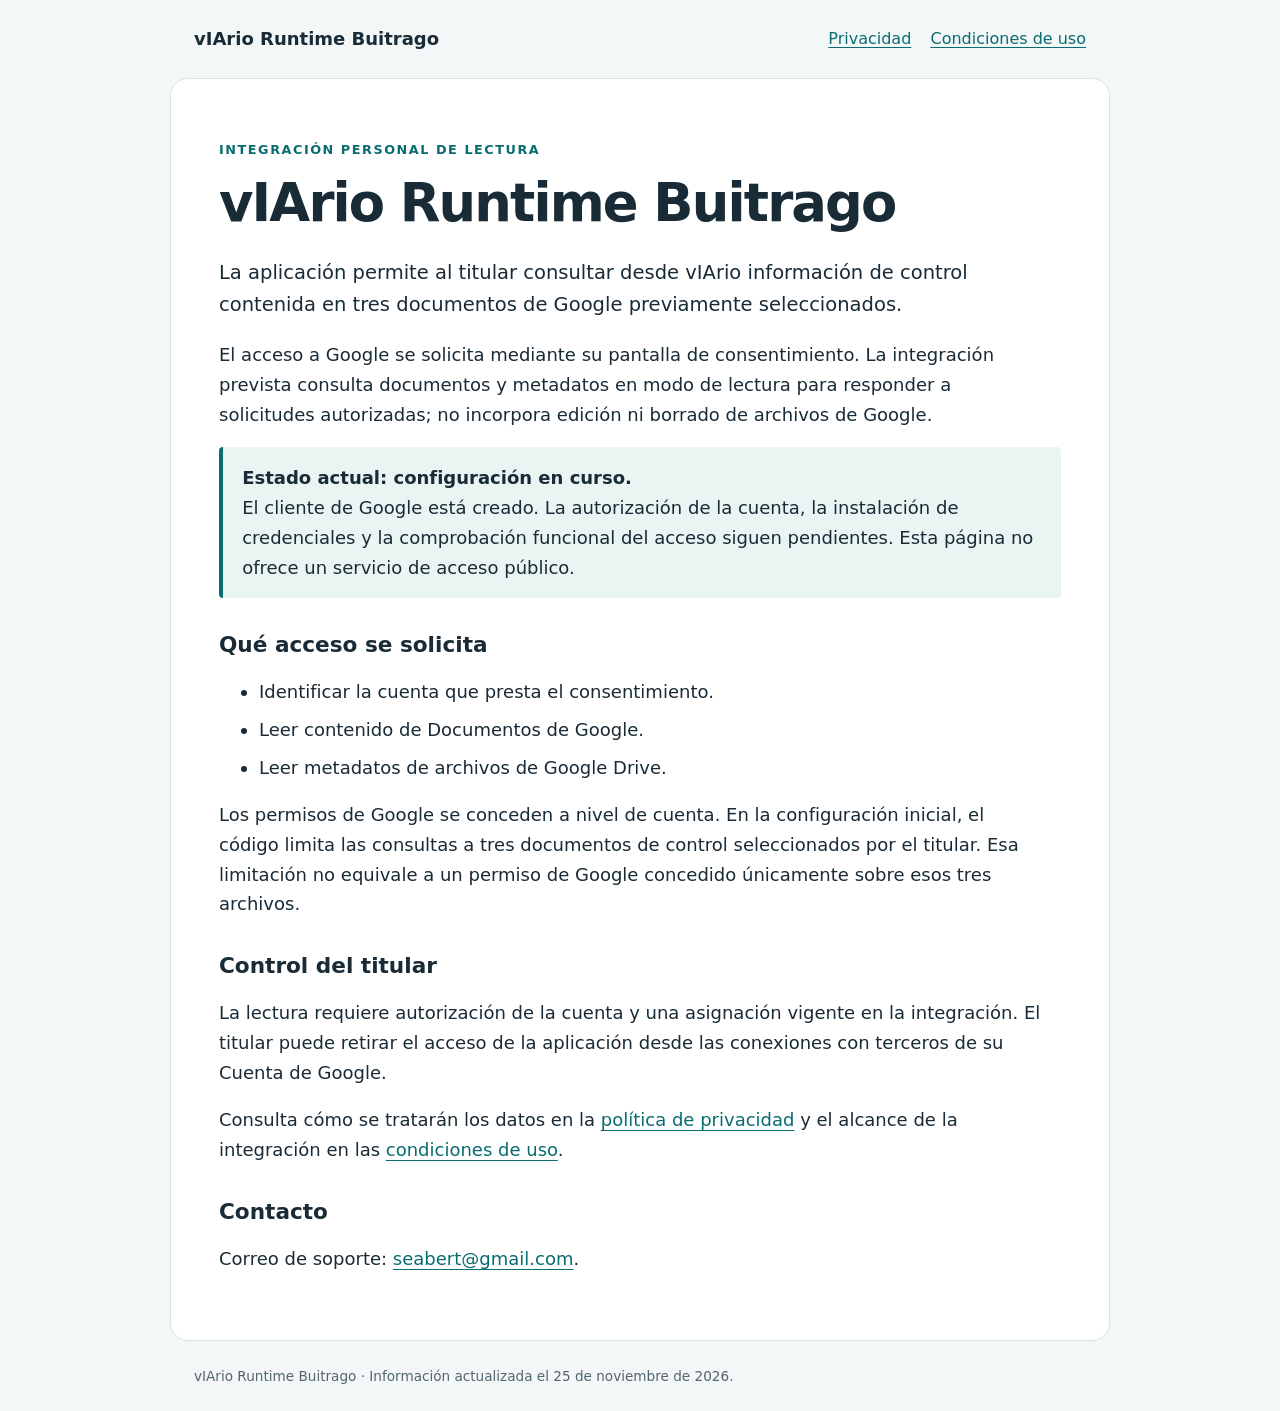
<file: index.html>
<!doctype html><html lang="es"><head><meta charset="utf-8"><meta name="viewport" content="width=device-width,initial-scale=1"><meta name="description" content="Información sobre vIArio Runtime Buitrago, una integración personal de lectura con autorización del titular."><title>vIArio Runtime Buitrago</title><link rel="stylesheet" href="style.css"><meta name="google-site-verification" content="mbbInY4knjMJivOgkctCRHcqvVSaMko4foGBMa_aKIE" /></head><body><header><a class="brand" href="index.html">vIArio Runtime Buitrago</a><nav aria-label="Principal"><a href="privacidad.html">Privacidad</a><a href="condiciones.html">Condiciones de uso</a></nav></header><main><p class="eyebrow">Integración personal de lectura</p><h1>vIArio Runtime Buitrago</h1><p class="lead">La aplicación permite al titular consultar desde vIArio información de control contenida en tres documentos de Google previamente seleccionados.</p><p>El acceso a Google se solicita mediante su pantalla de consentimiento. La integración prevista consulta documentos y metadatos en modo de lectura para responder a solicitudes autorizadas; no incorpora edición ni borrado de archivos de Google.</p><div class="status"><strong>Estado actual: configuración en curso.</strong><br>El cliente de Google está creado. La autorización de la cuenta, la instalación de credenciales y la comprobación funcional del acceso siguen pendientes. Esta página no ofrece un servicio de acceso público.</div><h2>Qué acceso se solicita</h2><ul><li>Identificar la cuenta que presta el consentimiento.</li><li>Leer contenido de Documentos de Google.</li><li>Leer metadatos de archivos de Google Drive.</li></ul><p>Los permisos de Google se conceden a nivel de cuenta. En la configuración inicial, el código limita las consultas a tres documentos de control seleccionados por el titular. Esa limitación no equivale a un permiso de Google concedido únicamente sobre esos tres archivos.</p><h2>Control del titular</h2><p>La lectura requiere autorización de la cuenta y una asignación vigente en la integración. El titular puede retirar el acceso de la aplicación desde las conexiones con terceros de su Cuenta de Google.</p><p>Consulta cómo se tratarán los datos en la <a href="privacidad.html">política de privacidad</a> y el alcance de la integración en las <a href="condiciones.html">condiciones de uso</a>.</p><h2>Contacto</h2><p>Correo de soporte: <a href="mailto:seabert@gmail.com">seabert@gmail.com</a>.</p></main><footer>vIArio Runtime Buitrago · Información actualizada el 25 de noviembre de 2026.</footer></body></html>
</file>
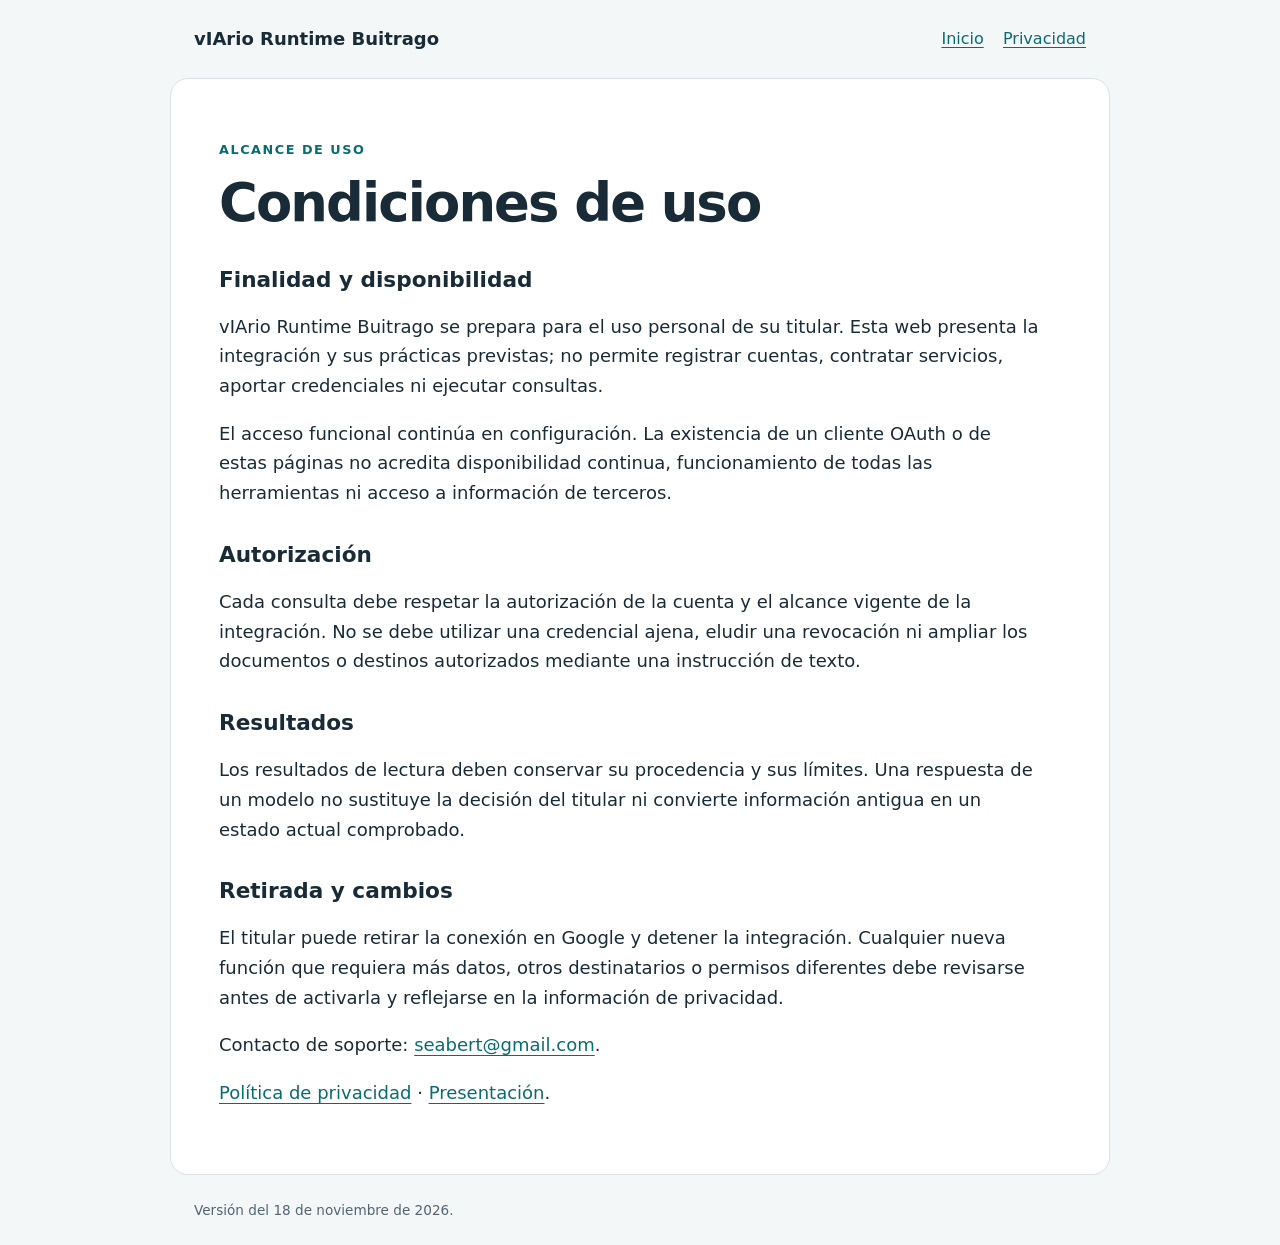
<file: condiciones.html>
<!doctype html><html lang="es"><head><meta charset="utf-8"><meta name="viewport" content="width=device-width,initial-scale=1"><title>Condiciones de uso · vIArio Runtime Buitrago</title><link rel="stylesheet" href="style.css"></head><body><header><a class="brand" href="index.html">vIArio Runtime Buitrago</a><nav aria-label="Principal"><a href="index.html">Inicio</a><a href="privacidad.html">Privacidad</a></nav></header><main><p class="eyebrow">Alcance de uso</p><h1>Condiciones de uso</h1><h2>Finalidad y disponibilidad</h2><p>vIArio Runtime Buitrago se prepara para el uso personal de su titular. Esta web presenta la integración y sus prácticas previstas; no permite registrar cuentas, contratar servicios, aportar credenciales ni ejecutar consultas.</p><p>El acceso funcional continúa en configuración. La existencia de un cliente OAuth o de estas páginas no acredita disponibilidad continua, funcionamiento de todas las herramientas ni acceso a información de terceros.</p><h2>Autorización</h2><p>Cada consulta debe respetar la autorización de la cuenta y el alcance vigente de la integración. No se debe utilizar una credencial ajena, eludir una revocación ni ampliar los documentos o destinos autorizados mediante una instrucción de texto.</p><h2>Resultados</h2><p>Los resultados de lectura deben conservar su procedencia y sus límites. Una respuesta de un modelo no sustituye la decisión del titular ni convierte información antigua en un estado actual comprobado.</p><h2>Retirada y cambios</h2><p>El titular puede retirar la conexión en Google y detener la integración. Cualquier nueva función que requiera más datos, otros destinatarios o permisos diferentes debe revisarse antes de activarla y reflejarse en la información de privacidad.</p><p>Contacto de soporte: <a href="mailto:seabert@gmail.com">seabert@gmail.com</a>.</p><p><a href="privacidad.html">Política de privacidad</a> · <a href="index.html">Presentación</a>.</p></main><footer>Versión del 18 de noviembre de 2026.</footer></body></html>
</file>
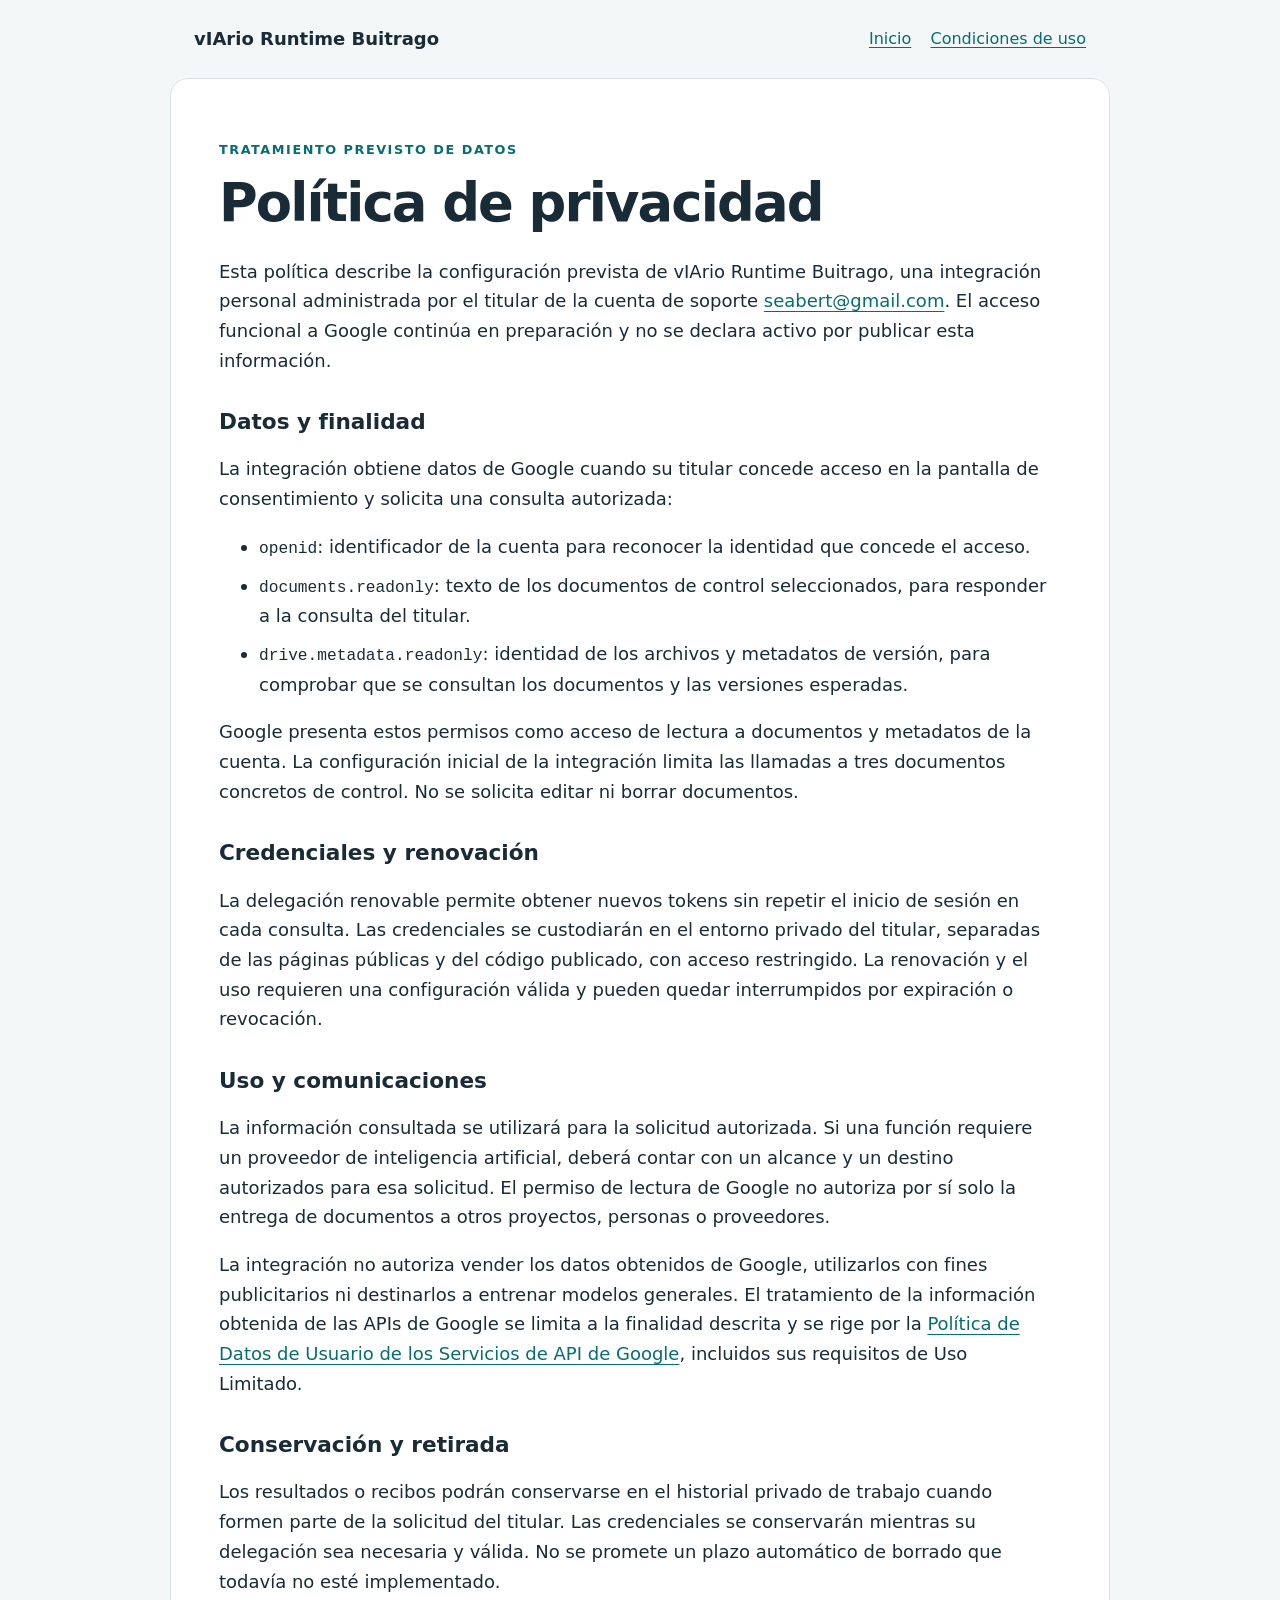
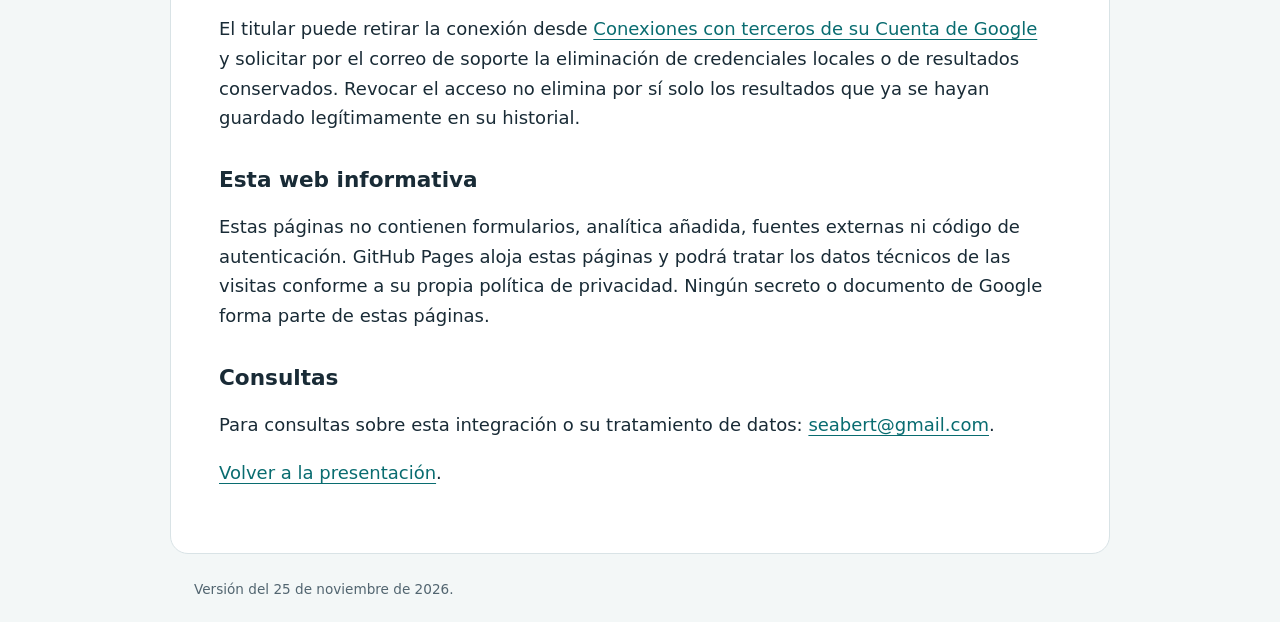
<file: privacidad.html>
<!doctype html><html lang="es"><head><meta charset="utf-8"><meta name="viewport" content="width=device-width,initial-scale=1"><title>Privacidad · vIArio Runtime Buitrago</title><link rel="stylesheet" href="style.css"></head><body><header><a class="brand" href="index.html">vIArio Runtime Buitrago</a><nav aria-label="Principal"><a href="index.html">Inicio</a><a href="condiciones.html">Condiciones de uso</a></nav></header><main><p class="eyebrow">Tratamiento previsto de datos</p><h1>Política de privacidad</h1><p>Esta política describe la configuración prevista de vIArio Runtime Buitrago, una integración personal administrada por el titular de la cuenta de soporte <a href="mailto:seabert@gmail.com">seabert@gmail.com</a>. El acceso funcional a Google continúa en preparación y no se declara activo por publicar esta información.</p><h2>Datos y finalidad</h2><p>La integración obtiene datos de Google cuando su titular concede acceso en la pantalla de consentimiento y solicita una consulta autorizada:</p><ul><li><code>openid</code>: identificador de la cuenta para reconocer la identidad que concede el acceso.</li><li><code>documents.readonly</code>: texto de los documentos de control seleccionados, para responder a la consulta del titular.</li><li><code>drive.metadata.readonly</code>: identidad de los archivos y metadatos de versión, para comprobar que se consultan los documentos y las versiones esperadas.</li></ul><p>Google presenta estos permisos como acceso de lectura a documentos y metadatos de la cuenta. La configuración inicial de la integración limita las llamadas a tres documentos concretos de control. No se solicita editar ni borrar documentos.</p><h2>Credenciales y renovación</h2><p>La delegación renovable permite obtener nuevos tokens sin repetir el inicio de sesión en cada consulta. Las credenciales se custodiarán en el entorno privado del titular, separadas de las páginas públicas y del código publicado, con acceso restringido. La renovación y el uso requieren una configuración válida y pueden quedar interrumpidos por expiración o revocación.</p><h2>Uso y comunicaciones</h2><p>La información consultada se utilizará para la solicitud autorizada. Si una función requiere un proveedor de inteligencia artificial, deberá contar con un alcance y un destino autorizados para esa solicitud. El permiso de lectura de Google no autoriza por sí solo la entrega de documentos a otros proyectos, personas o proveedores.</p><p>La integración no autoriza vender los datos obtenidos de Google, utilizarlos con fines publicitarios ni destinarlos a entrenar modelos generales. El tratamiento de la información obtenida de las APIs de Google se limita a la finalidad descrita y se rige por la <a href="https://developers.google.com/terms/api-services-user-data-policy">Política de Datos de Usuario de los Servicios de API de Google</a>, incluidos sus requisitos de Uso Limitado.</p><h2>Conservación y retirada</h2><p>Los resultados o recibos podrán conservarse en el historial privado de trabajo cuando formen parte de la solicitud del titular. Las credenciales se conservarán mientras su delegación sea necesaria y válida. No se promete un plazo automático de borrado que todavía no esté implementado.</p><p>El titular puede retirar la conexión desde <a href="https://myaccount.google.com/connections">Conexiones con terceros de su Cuenta de Google</a> y solicitar por el correo de soporte la eliminación de credenciales locales o de resultados conservados. Revocar el acceso no elimina por sí solo los resultados que ya se hayan guardado legítimamente en su historial.</p><h2>Esta web informativa</h2><p>Estas páginas no contienen formularios, analítica añadida, fuentes externas ni código de autenticación. GitHub Pages aloja estas páginas y podrá tratar los datos técnicos de las visitas conforme a su propia política de privacidad. Ningún secreto o documento de Google forma parte de estas páginas.</p><h2>Consultas</h2><p>Para consultas sobre esta integración o su tratamiento de datos: <a href="mailto:seabert@gmail.com">seabert@gmail.com</a>.</p><p><a href="index.html">Volver a la presentación</a>.</p></main><footer>Versión del 25 de noviembre de 2026.</footer></body></html>
</file>
<file: style.css>
:root{color-scheme:light;--ink:#192b36;--muted:#526570;--accent:#096c70;--line:#d9e3e6;--paper:#fff;--wash:#f3f7f7}*{box-sizing:border-box}body{margin:0;background:var(--wash);color:var(--ink);font:18px/1.65 system-ui,-apple-system,Segoe UI,sans-serif}a{color:var(--accent);text-underline-offset:.2em}a:focus-visible{outline:3px solid #e6a400;outline-offset:4px}header,main,footer{max-width:940px;margin:auto;padding:1.5rem}header{display:flex;align-items:center;justify-content:space-between;gap:1.5rem;flex-wrap:wrap}.brand{font-weight:750;text-decoration:none;color:var(--ink)}nav{display:flex;gap:1.2rem;flex-wrap:wrap;font-size:1rem}main{background:var(--paper);border:1px solid var(--line);border-radius:18px;padding:clamp(1.5rem,5vw,3rem)}h1{font-size:clamp(2rem,5vw,3.3rem);line-height:1.12;letter-spacing:-.035em;margin:.4rem 0 1.5rem}h2{font-size:1.35rem;margin-top:2rem;line-height:1.35}.eyebrow{color:var(--accent);font-size:.8rem;font-weight:750;text-transform:uppercase;letter-spacing:.12em}.lead{font-size:1.22rem}.status{background:#eaf4f3;border-left:4px solid var(--accent);padding:1rem 1.2rem;border-radius:4px}li+li{margin-top:.5rem}footer{color:var(--muted);font-size:.85rem}code{font-size:.9em;overflow-wrap:anywhere}p{max-width:72ch}@media(max-width:600px){body{font-size:17px}header,main,footer{padding:1.1rem}main{border-radius:0;border-left:0;border-right:0}nav{gap:.8rem}}
</file>
